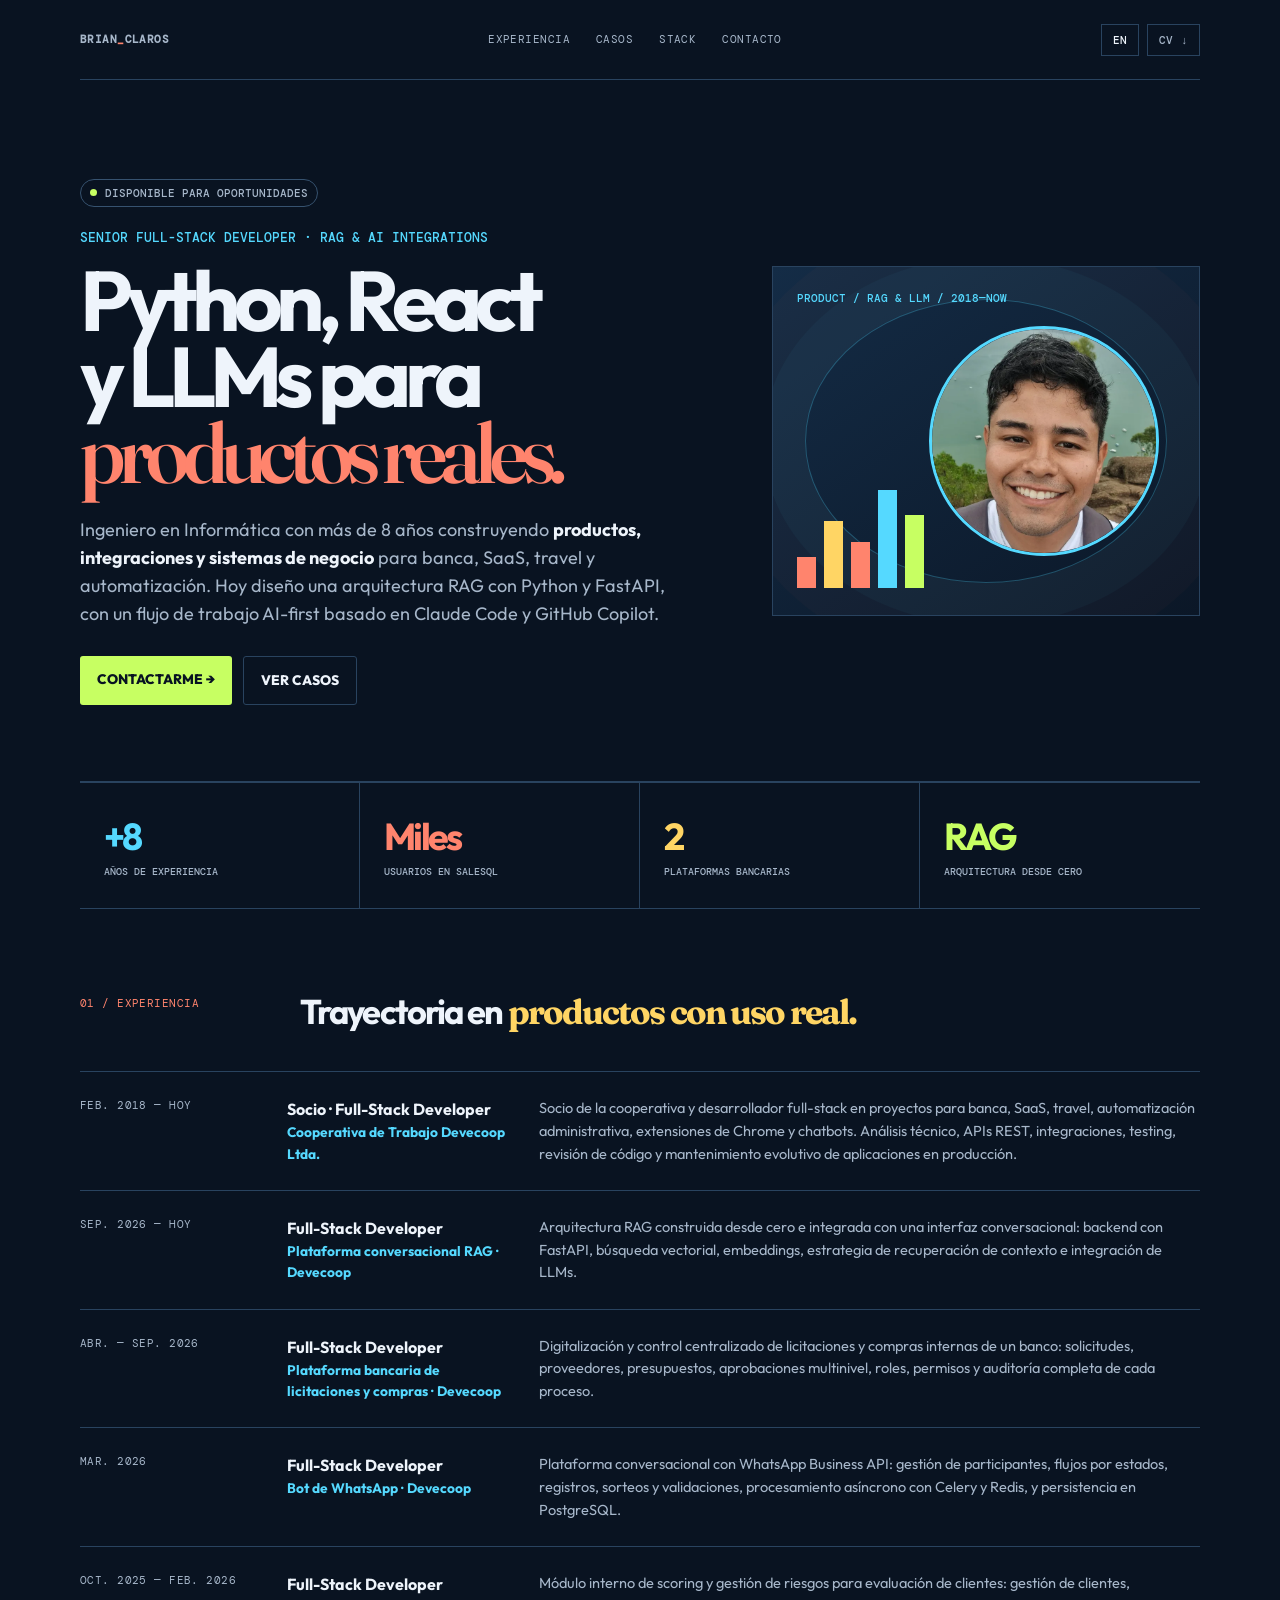
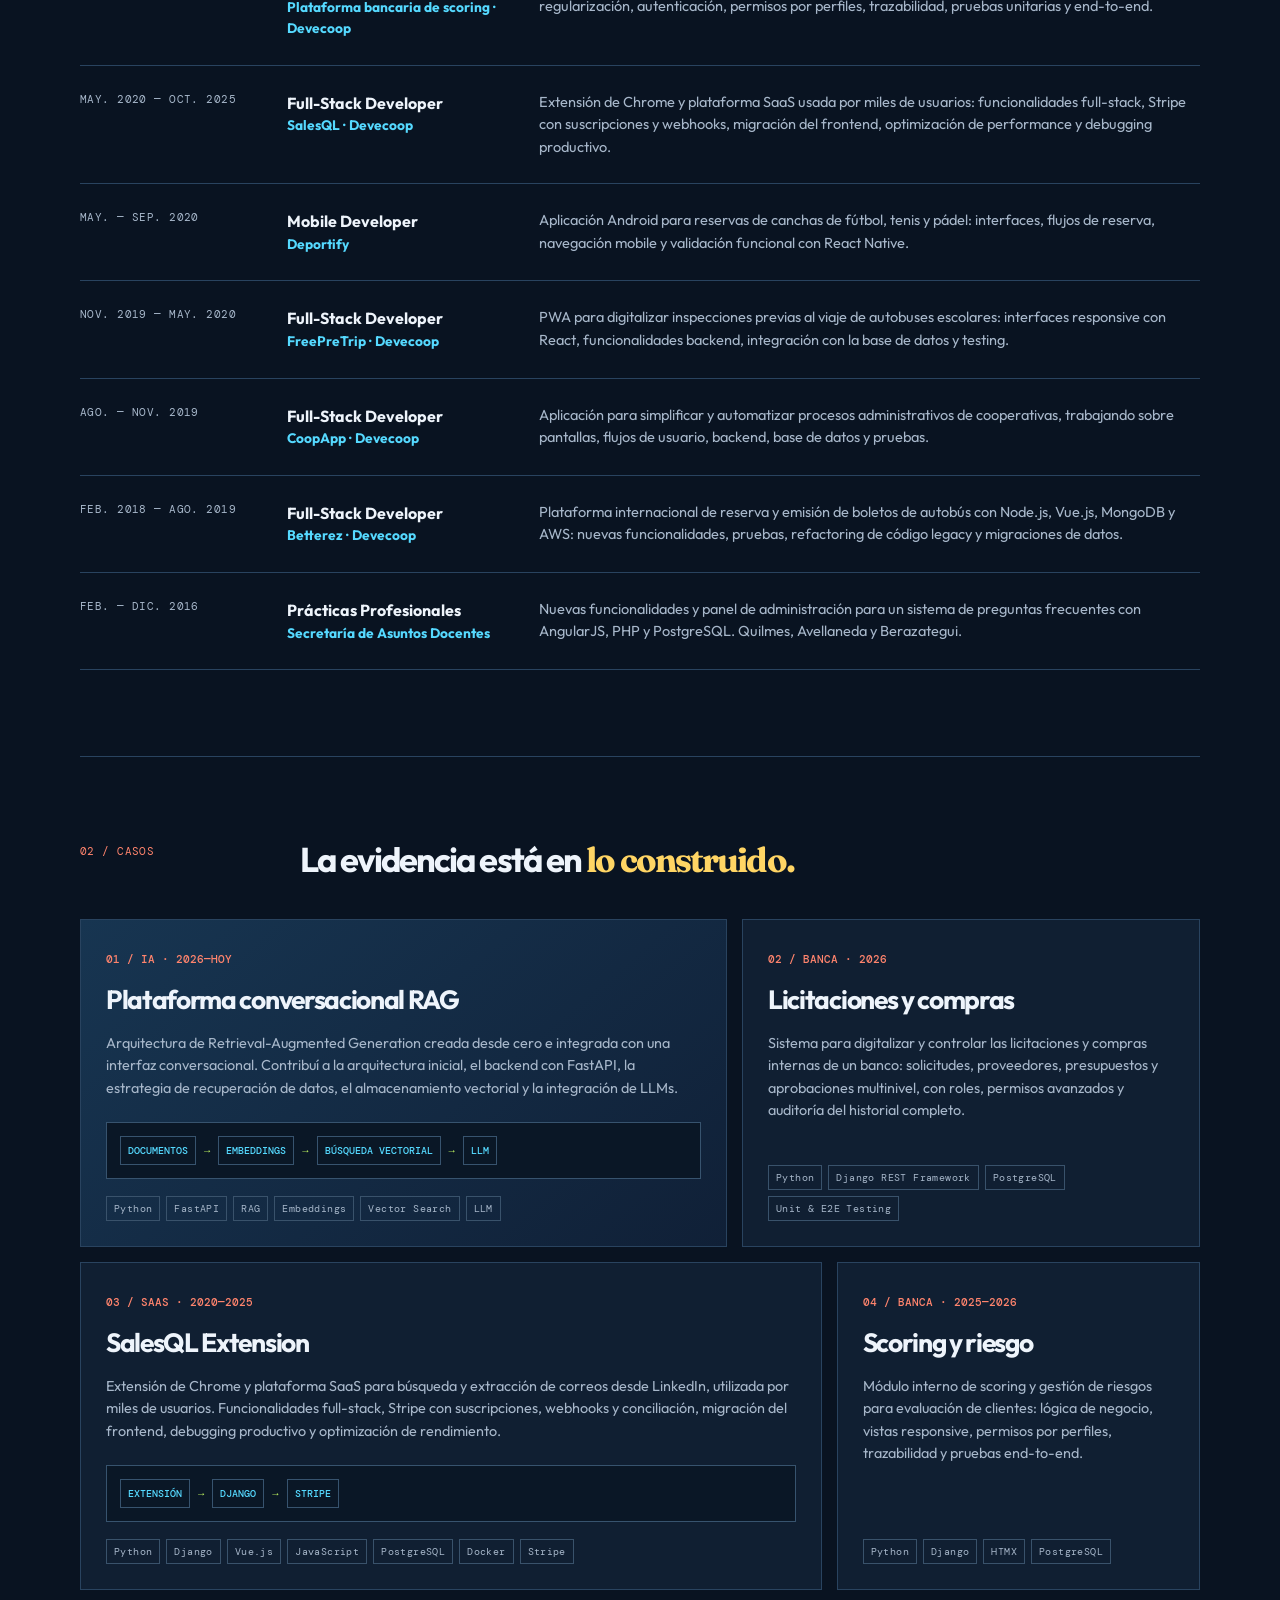
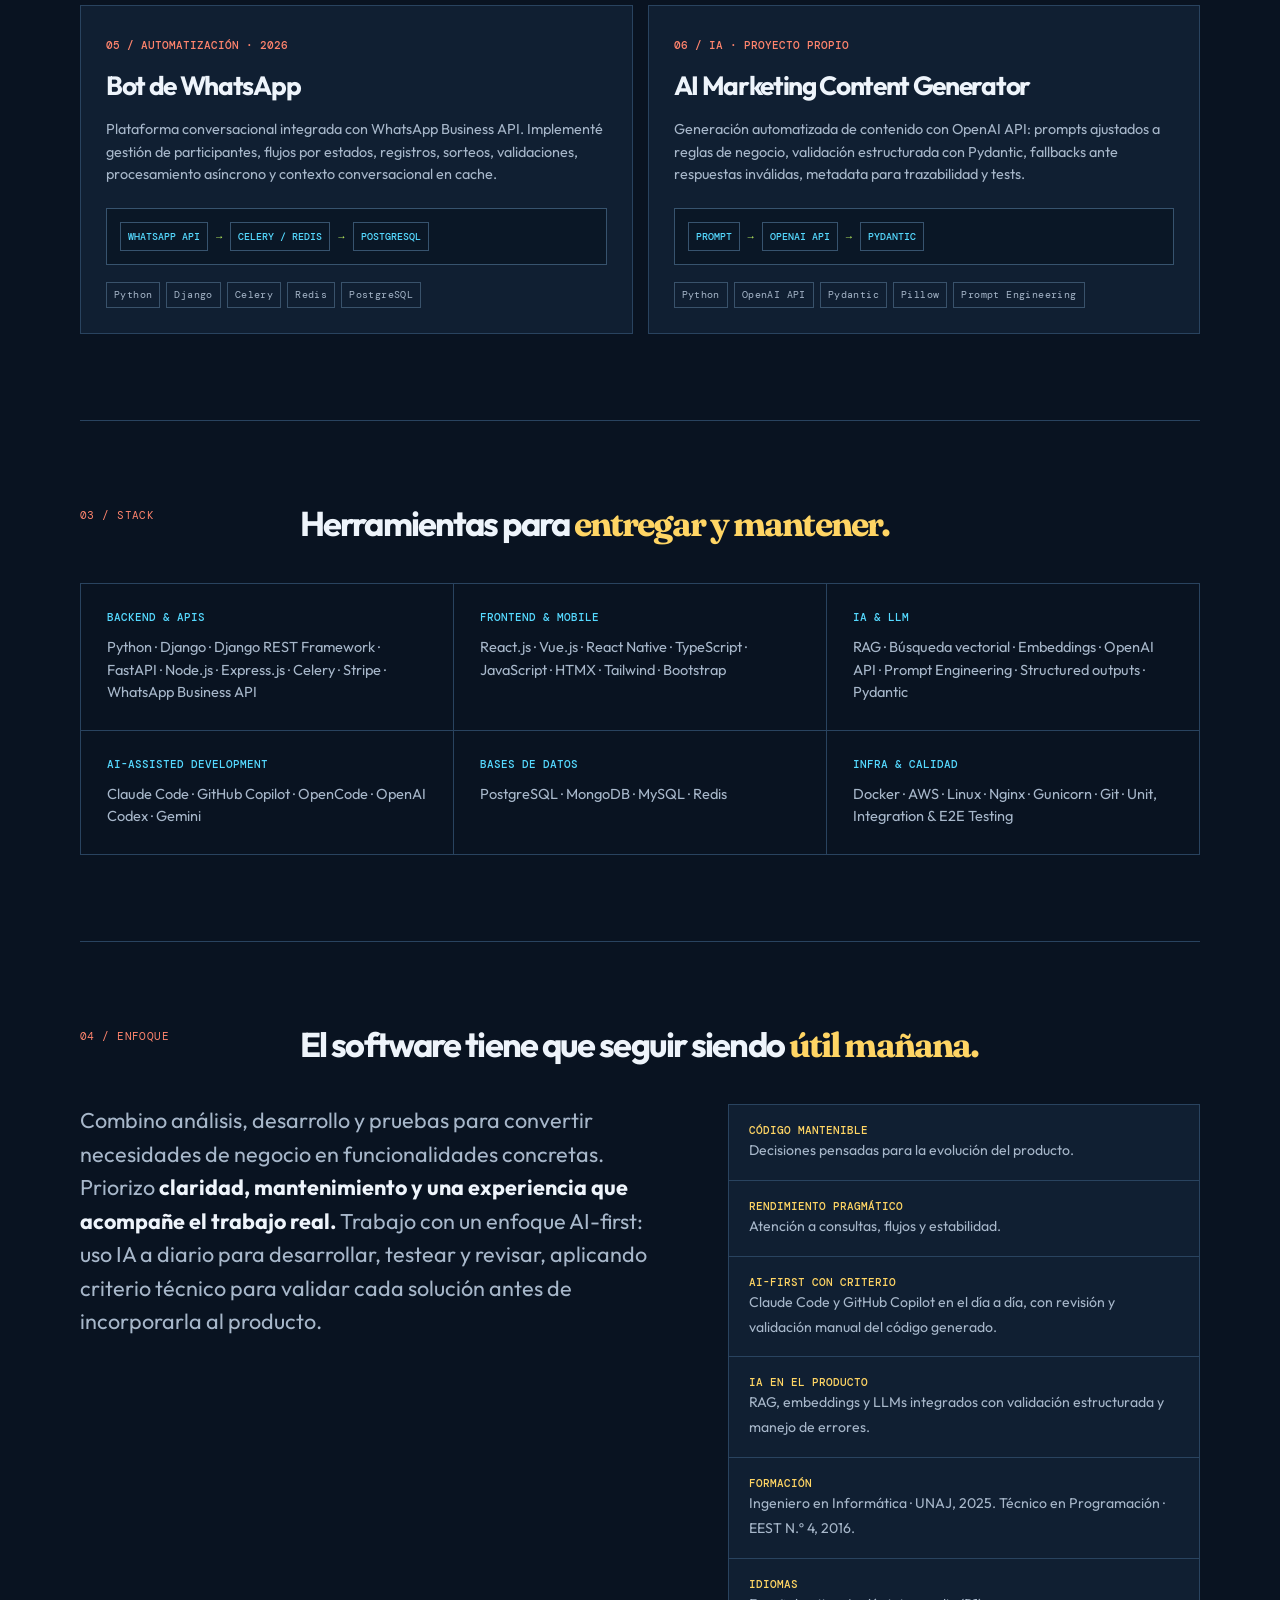
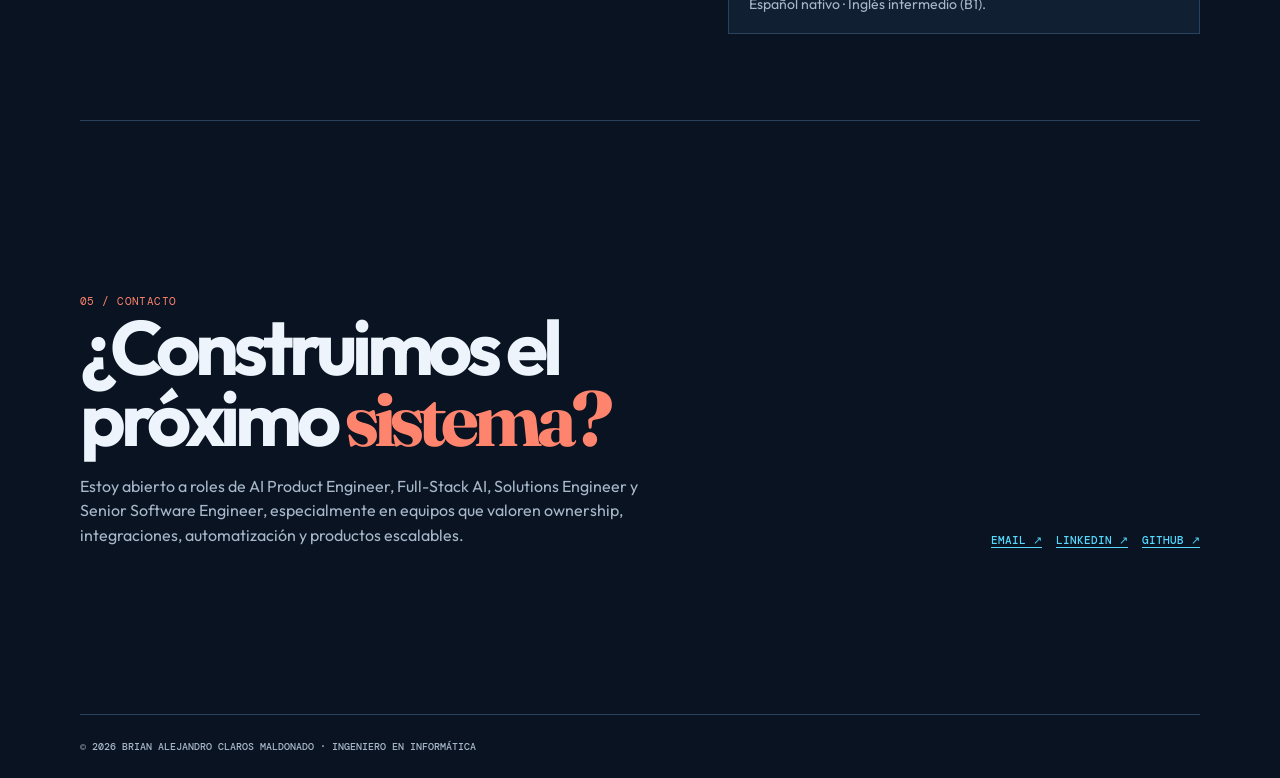
<file: index.html>
<!doctype html>
<html lang="es">

<head>
  <meta charset="utf-8">
  <meta name="viewport" content="width=device-width,initial-scale=1">
  <meta name="description"
    content="Brian Claros — Ingeniero en Informática y Senior Full Stack Developer: React.js, Vue.js, Python, Django, FastAPI, RAG e integraciones con LLMs.">
  <meta property="og:type" content="website">
  <meta property="og:url" content="https://brianclaros.github.io/portfolio/">
  <meta property="og:title" content="Brian Claros | Senior Full Stack Developer · AI">
  <meta property="og:description"
    content="Más de 8 años construyendo productos para banca, SaaS y travel. Hoy: arquitectura RAG con Python y FastAPI.">
  <meta property="og:image" content="https://brianclaros.github.io/portfolio/assets/img/brian-og.jpg">
  <meta property="og:image:width" content="600">
  <meta property="og:image:height" content="600">
  <meta property="og:image:alt" content="Foto de Brian Claros">
  <meta name="twitter:card" content="summary">
  <title>Brian Claros | Senior Full Stack Developer · AI</title>
  <link rel="icon" href="assets/favicon.svg" type="image/svg+xml">
  <link rel="preconnect" href="https://fonts.googleapis.com">
  <link rel="preconnect" href="https://fonts.gstatic.com" crossorigin>
  <link
    href="https://fonts.googleapis.com/css2?family=DM+Mono:wght@400;500&family=Fraunces:opsz,wght@9..144,600;9..144,700&family=Outfit:wght@400;500;600;700;800&display=swap"
    rel="stylesheet">
  <style>
    :root {
      --bg: #091321;
      --surface: #101f32;
      --surface-2: #162a43;
      --text: #eef4fb;
      --muted: #a7b7ca;
      --line: #29435f;
      --blue: #55d9ff;
      --coral: #ff846d;
      --yellow: #ffd564;
      --mint: #c7ff62
    }

    * {
      box-sizing: border-box
    }

    html {
      scroll-behavior: smooth
    }

    body {
      margin: 0;
      overflow-x: hidden;
      background: var(--bg);
      color: var(--text);
      font-family: Outfit, sans-serif;
      line-height: 1.55
    }

    a {
      color: inherit;
      text-decoration: none
    }

    .wrap {
      width: min(1120px, calc(100% - 48px));
      margin: auto
    }

    .mono,
    .nav a,
    .eyebrow,
    .tag,
    .period {
      font-family: "DM Mono", monospace;
      letter-spacing: .04em
    }

    .nav {
      height: 80px;
      display: flex;
      align-items: center;
      justify-content: space-between;
      border-bottom: 1px solid var(--line)
    }

    .brand {
      font-weight: 800;
      font-size: .95rem
    }

    .brand i {
      color: var(--coral);
      font-style: normal
    }

    .nav-links {
      display: flex;
      gap: 26px
    }

    .nav a {
      color: var(--muted);
      font-size: .68rem
    }

    .nav a:hover {
      color: var(--blue)
    }

    .nav-cv,
    .lang-toggle {
      padding: 8px 11px;
      border: 1px solid var(--line);
      background: transparent;
      color: var(--text);
      font: 500 .67rem "DM Mono", monospace
    }

    .lang-toggle {
      cursor: pointer
    }

    .nav-actions {
      display: flex;
      gap: 8px
    }

    .hero {
      display: grid;
      grid-template-columns: 1.2fr .8fr;
      gap: 50px;
      align-items: center;
      padding: 98px 0 76px
    }

    .available {
      display: inline-flex;
      gap: 8px;
      align-items: center;
      margin-bottom: 22px;
      padding: 6px 9px;
      border: 1px solid #36526f;
      border-radius: 99px;
      color: var(--muted);
      font: 500 .67rem "DM Mono", monospace
    }

    .available i {
      width: 7px;
      height: 7px;
      border-radius: 50%;
      background: var(--mint)
    }

    h1,
    h2,
    h3,
    p {
      margin: 0
    }

    .role-label {
      color: var(--blue);
      font: 500 .83rem "DM Mono", monospace
    }

    .hero h1 {
      max-width: 700px;
      margin-top: 16px;
      font-size: clamp(3.5rem, 6.6vw, 6.5rem);
      line-height: .9;
      letter-spacing: -.075em
    }

    .hero h1 em {
      font-family: Fraunces, serif;
      font-style: normal;
      color: var(--coral);
      font-weight: 600
    }

    .hero-copy {
      max-width: 610px;
      margin-top: 25px;
      color: var(--muted);
      font-size: 1.13rem
    }

    .hero-copy strong {
      color: var(--text)
    }

    .actions {
      display: flex;
      gap: 11px;
      flex-wrap: wrap;
      margin-top: 28px
    }

    .button {
      padding: 13px 17px;
      background: var(--mint);
      color: #081322;
      border-radius: 3px;
      font-weight: 800;
      font-size: .86rem
    }

    .button.alt {
      background: transparent;
      border: 1px solid var(--line);
      color: var(--text)
    }

    .signal {
      position: relative;
      min-height: 350px;
      padding: 24px;
      border: 1px solid var(--line);
      background: linear-gradient(145deg, #142c46, #0b1727);
      overflow: hidden
    }

    .signal:before {
      content: "";
      position: absolute;
      inset: 32px;
      border: 1px solid rgba(85, 217, 255, .28);
      border-radius: 50%;
      box-shadow: 0 0 0 42px rgba(85, 217, 255, .035), 0 0 0 84px rgba(255, 132, 109, .025)
    }

    .signal-title {
      position: relative;
      z-index: 1;
      color: var(--blue);
      font: 500 .68rem "DM Mono", monospace
    }

    .signal-photo {
      position: absolute;
      z-index: 1;
      top: 50%;
      right: 40px;
      width: 230px;
      height: 230px;
      transform: translateY(-50%);
      border: 3px solid var(--blue);
      border-radius: 50%;
      object-fit: cover
    }

    .signal-bars {
      position: absolute;
      z-index: 2;
      left: 24px;
      bottom: 27px;
      display: flex;
      align-items: end;
      gap: 8px;
      height: 105px
    }

    .signal-bars i {
      width: 19px;
      background: var(--coral)
    }

    .signal-bars i:nth-child(1) {
      height: 30%
    }

    .signal-bars i:nth-child(2) {
      height: 64%;
      background: var(--yellow)
    }

    .signal-bars i:nth-child(3) {
      height: 44%
    }

    .signal-bars i:nth-child(4) {
      height: 94%;
      background: var(--blue)
    }

    .signal-bars i:nth-child(5) {
      height: 70%;
      background: var(--mint)
    }

    .metrics {
      display: grid;
      grid-template-columns: repeat(4, minmax(0, 1fr));
      border-top: 1px solid var(--line);
      border-bottom: 1px solid var(--line)
    }

    .metric {
      min-width: 0;
      min-height: 125px;
      padding: 24px;
      border-right: 1px solid var(--line)
    }

    .metric:last-child {
      border: 0
    }

    .metric b {
      display: block;
      font-size: 2.35rem;
      letter-spacing: -.07em
    }

    .metric:nth-child(1) b {
      color: var(--blue)
    }

    .metric:nth-child(2) b {
      color: var(--coral)
    }

    .metric:nth-child(3) b {
      color: var(--yellow)
    }

    .metric:nth-child(4) b {
      color: var(--mint)
    }

    .metric span {
      display: block;
      overflow-wrap: anywhere;
      color: var(--muted);
      font: 500 .65rem "DM Mono", monospace
    }

    section {
      padding: 86px 0;
      border-bottom: 1px solid var(--line)
    }

    .section-head {
      display: grid;
      grid-template-columns: 190px minmax(0, 1fr);
      gap: 30px;
      margin-bottom: 42px
    }

    .eyebrow {
      color: var(--coral);
      font-size: .68rem
    }

    .section-head h2 {
      font-size: 2.15rem;
      line-height: 1;
      letter-spacing: -.055em
    }

    .section-head h2 em {
      font-family: Fraunces, serif;
      color: var(--yellow);
      font-style: normal
    }

    .timeline {
      border-top: 1px solid var(--line)
    }

    .job {
      display: grid;
      grid-template-columns: 180px 225px minmax(0, 1fr);
      gap: 27px;
      padding: 25px 0;
      border-bottom: 1px solid var(--line)
    }

    .period {
      color: var(--muted);
      font-size: .67rem
    }

    .job h3 {
      font-size: 1rem
    }

    .job b {
      display: block;
      color: var(--blue);
      font-size: .86rem
    }

    .job p {
      color: var(--muted);
      font-size: .91rem
    }

    .cases {
      display: grid;
      grid-template-columns: repeat(12, minmax(0, 1fr));
      gap: 15px
    }

    .case {
      padding: 25px;
      min-height: 310px;
      border: 1px solid var(--line);
      background: var(--surface);
      display: flex;
      flex-direction: column;
      justify-content: space-between
    }

    .case.main {
      grid-column: span 7;
      background: linear-gradient(140deg, #173551, #102037)
    }

    .case.side {
      grid-column: span 5
    }

    .case.wide {
      grid-column: span 8
    }

    .case.narrow {
      grid-column: span 4
    }

    .case.half {
      grid-column: span 6
    }

    .case-num {
      color: var(--coral);
      font: 500 .67rem "DM Mono", monospace
    }

    .case h3 {
      margin-top: 10px;
      font-size: 1.65rem;
      letter-spacing: -.05em
    }

    .case p {
      margin-top: 11px;
      color: var(--muted);
      font-size: .9rem
    }

    .case-diagram {
      display: flex;
      flex-wrap: wrap;
      align-items: center;
      gap: 8px;
      margin-top: 23px;
      padding: 13px;
      border: 1px solid #37536e;
      background: #0a1726;
      color: var(--blue);
      font: 500 .65rem "DM Mono", monospace
    }

    .case-diagram span {
      padding: 7px;
      border: 1px solid #37536e
    }

    .case-diagram b {
      color: var(--mint)
    }

    .tags {
      display: flex;
      flex-wrap: wrap;
      gap: 6px;
      margin-top: 17px
    }

    .tag {
      padding: 4px 7px;
      border: 1px solid #39526b;
      color: var(--muted);
      font-size: .62rem
    }

    .stack {
      display: grid;
      grid-template-columns: repeat(3, minmax(0, 1fr));
      gap: 1px;
      background: var(--line);
      border: 1px solid var(--line)
    }

    .stack article {
      padding: 26px;
      background: var(--bg)
    }

    .stack h3 {
      font: 500 .68rem "DM Mono", monospace;
      color: var(--blue)
    }

    .stack p {
      margin-top: 12px;
      color: var(--muted);
      font-size: .91rem
    }

    .about {
      display: grid;
      grid-template-columns: minmax(0, 1.1fr) minmax(0, .9fr);
      gap: 70px
    }

    .about>p {
      font-size: 1.35rem;
      color: var(--muted)
    }

    .about strong {
      color: var(--text)
    }

    .principles {
      display: grid;
      gap: 1px;
      background: var(--line);
      border: 1px solid var(--line)
    }

    .principles article {
      padding: 18px 20px;
      background: var(--surface)
    }

    .principles b {
      display: block;
      color: var(--yellow);
      font: 500 .68rem "DM Mono", monospace
    }

    .principles span {
      color: var(--muted);
      font-size: .88rem
    }

    .contact {
      display: grid;
      grid-template-columns: minmax(0, 1fr) auto;
      gap: 30px;
      align-items: end;
      padding: 80px 0
    }

    .contact h2 {
      max-width: 700px;
      font-size: clamp(2.8rem, 6vw, 5.2rem);
      line-height: .92;
      letter-spacing: -.07em
    }

    .contact h2 em {
      font-family: Fraunces, serif;
      color: var(--coral);
      font-style: normal
    }

    .contact p {
      max-width: 570px;
      margin-top: 19px;
      color: var(--muted)
    }

    .contact-links {
      display: flex;
      gap: 14px;
      flex-wrap: wrap
    }

    .contact-links a {
      color: var(--blue);
      border-bottom: 1px solid var(--blue);
      font: 500 .68rem "DM Mono", monospace
    }

    .footer {
      padding: 25px 0;
      color: var(--muted);
      font: 500 .64rem "DM Mono", monospace
    }

    @media(max-width:760px) {
      .wrap {
        width: min(100% - 32px, 1120px)
      }

      .nav {
        height: 70px
      }

      .nav-links a:nth-child(1),
      .nav-links a:nth-child(3) {
        display: none
      }

      .hero {
        grid-template-columns: minmax(0, 1fr);
        padding: 64px 0
      }

      .hero>div,
      .section-head>*,
      .job>*,
      .case,
      .metric {
        min-width: 0
      }

      .role-label {
        white-space: normal;
        font-size: .72rem
      }

      .hero h1 {
        font-size: 2.6rem
      }

      .hero-copy {
        font-size: 1rem
      }

      .signal {
        min-height: 215px
      }

      .signal-photo {
        right: 24px;
        width: 150px;
        height: 150px
      }

      .metrics {
        grid-template-columns: repeat(2, minmax(0, 1fr))
      }

      .metric:nth-child(2) {
        border-right: 0
      }

      .metric {
        min-height: 105px;
        padding: 18px
      }

      .section-head {
        grid-template-columns: minmax(0, 1fr);
        gap: 12px;
        margin-bottom: 28px
      }

      .section-head h2 {
        font-size: 1.85rem
      }

      .job {
        grid-template-columns: minmax(0, 1fr);
        gap: 9px
      }

      .cases {
        display: block
      }

      .case {
        margin-bottom: 15px;
        min-height: 265px
      }

      .stack,
      .about,
      .contact {
        grid-template-columns: minmax(0, 1fr)
      }

      .stack {
        gap: 1px
      }

      .contact {
        align-items: start
      }

      .contact-links {
        margin-top: 6px
      }

      .nav-cv {
        display: none
      }
    }
  </style>
</head>

<body>
  <header class="wrap nav"><a class="brand" href="#top">BRIAN<i>_</i>CLAROS</a>
    <nav class="nav-links"><a href="#experience">EXPERIENCIA</a><a href="#cases">CASOS</a><a href="#stack">STACK</a><a
        href="#contact">CONTACTO</a></nav>
    <div class="nav-actions"><button class="lang-toggle" type="button" data-lang-toggle
        aria-label="Cambiar idioma">EN</button><a class="nav-cv" href="CV_Brian.pdf" download>CV ↓</a></div>
  </header>
  <main id="top" class="wrap">
    <section class="hero">
      <div><span class="available"><i></i> DISPONIBLE PARA OPORTUNIDADES</span>
        <p class="role-label">SENIOR FULL-STACK DEVELOPER · RAG &amp; AI INTEGRATIONS</p>
        <h1>Python, React<br>y LLMs para<br><em>productos reales.</em></h1>
        <p class="hero-copy">Ingeniero en Informática con más de 8 años construyendo <strong>productos, integraciones y
            sistemas de negocio</strong> para banca, SaaS, travel y automatización. Hoy diseño una arquitectura RAG con
          Python y FastAPI, con un flujo de trabajo AI-first basado en Claude Code y GitHub Copilot.</p>
        <div class="actions"><a class="button" href="mailto:brianclarosmaldonado@gmail.com">CONTACTARME →</a><a
            class="button alt" href="#cases">VER CASOS</a></div>
      </div>
      <aside class="signal">
        <p class="signal-title">PRODUCT / RAG &amp; LLM / 2018—NOW</p>
        <img class="signal-photo" src="assets/img/brian.webp" width="640" height="640"
          alt="Foto de Brian Claros" fetchpriority="high">
        <div class="signal-bars" aria-hidden="true"><i></i><i></i><i></i><i></i><i></i></div>
      </aside>
    </section>
    <div class="metrics">
      <div class="metric"><b>+8</b><span>AÑOS DE EXPERIENCIA</span></div>
      <div class="metric"><b>Miles</b><span>USUARIOS EN SALESQL</span></div>
      <div class="metric"><b>2</b><span>PLATAFORMAS BANCARIAS</span></div>
      <div class="metric"><b>RAG</b><span>ARQUITECTURA DESDE CERO</span></div>
    </div>
    <section id="experience">
      <div class="section-head"><span class="eyebrow">01 / EXPERIENCIA</span>
        <h2>Trayectoria en <em>productos con uso real.</em></h2>
      </div>
      <div class="timeline">
        <article class="job"><time class="period">FEB. 2018 — HOY</time>
          <div>
            <h3>Socio · Full-Stack Developer</h3><b>Cooperativa de Trabajo Devecoop Ltda.</b>
          </div>
          <p>Socio de la cooperativa y desarrollador full-stack en proyectos para banca, SaaS, travel, automatización
            administrativa, extensiones de Chrome y chatbots. Análisis técnico, APIs REST, integraciones, testing,
            revisión de código y mantenimiento evolutivo de aplicaciones en producción.</p>
        </article>
        <article class="job"><time class="period">SEP. 2026 — HOY</time>
          <div>
            <h3>Full-Stack Developer</h3><b>Plataforma conversacional RAG · Devecoop</b>
          </div>
          <p>Arquitectura RAG construida desde cero e integrada con una interfaz conversacional: backend con FastAPI,
            búsqueda vectorial, embeddings, estrategia de recuperación de contexto e integración de LLMs.</p>
        </article>
        <article class="job"><time class="period">ABR. — SEP. 2026</time>
          <div>
            <h3>Full-Stack Developer</h3><b>Plataforma bancaria de licitaciones y compras · Devecoop</b>
          </div>
          <p>Digitalización y control centralizado de licitaciones y compras internas de un banco: solicitudes,
            proveedores, presupuestos, aprobaciones multinivel, roles, permisos y auditoría completa de cada proceso.</p>
        </article>
        <article class="job"><time class="period">MAR. 2026</time>
          <div>
            <h3>Full-Stack Developer</h3><b>Bot de WhatsApp · Devecoop</b>
          </div>
          <p>Plataforma conversacional con WhatsApp Business API: gestión de participantes, flujos por estados,
            registros, sorteos y validaciones, procesamiento asíncrono con Celery y Redis, y persistencia en PostgreSQL.
          </p>
        </article>
        <article class="job"><time class="period">OCT. 2025 — FEB. 2026</time>
          <div>
            <h3>Full-Stack Developer</h3><b>Plataforma bancaria de scoring · Devecoop</b>
          </div>
          <p>Módulo interno de scoring y gestión de riesgos para evaluación de clientes: gestión de clientes,
            regularización, autenticación, permisos por perfiles, trazabilidad, pruebas unitarias y end-to-end.</p>
        </article>
        <article class="job"><time class="period">MAY. 2020 — OCT. 2025</time>
          <div>
            <h3>Full-Stack Developer</h3><b>SalesQL · Devecoop</b>
          </div>
          <p>Extensión de Chrome y plataforma SaaS usada por miles de usuarios: funcionalidades full-stack, Stripe con
            suscripciones y webhooks, migración del frontend, optimización de performance y debugging productivo.</p>
        </article>
        <article class="job"><time class="period">MAY. — SEP. 2020</time>
          <div>
            <h3>Mobile Developer</h3><b>Deportify</b>
          </div>
          <p>Aplicación Android para reservas de canchas de fútbol, tenis y pádel: interfaces, flujos de reserva,
            navegación mobile y validación funcional con React Native.</p>
        </article>
        <article class="job"><time class="period">NOV. 2019 — MAY. 2020</time>
          <div>
            <h3>Full-Stack Developer</h3><b>FreePreTrip · Devecoop</b>
          </div>
          <p>PWA para digitalizar inspecciones previas al viaje de autobuses escolares: interfaces responsive con React,
            funcionalidades backend, integración con la base de datos y testing.</p>
        </article>
        <article class="job"><time class="period">AGO. — NOV. 2019</time>
          <div>
            <h3>Full-Stack Developer</h3><b>CoopApp · Devecoop</b>
          </div>
          <p>Aplicación para simplificar y automatizar procesos administrativos de cooperativas, trabajando sobre
            pantallas, flujos de usuario, backend, base de datos y pruebas.</p>
        </article>
        <article class="job"><time class="period">FEB. 2018 — AGO. 2019</time>
          <div>
            <h3>Full-Stack Developer</h3><b>Betterez · Devecoop</b>
          </div>
          <p>Plataforma internacional de reserva y emisión de boletos de autobús con Node.js, Vue.js, MongoDB y AWS:
            nuevas funcionalidades, pruebas, refactoring de código legacy y migraciones de datos.</p>
        </article>
        <article class="job"><time class="period">FEB. — DIC. 2016</time>
          <div>
            <h3>Prácticas Profesionales</h3><b>Secretaría de Asuntos Docentes</b>
          </div>
          <p>Nuevas funcionalidades y panel de administración para un sistema de preguntas frecuentes con AngularJS,
            PHP y PostgreSQL. Quilmes, Avellaneda y Berazategui.</p>
        </article>
      </div>
    </section>
    <section id="cases">
      <div class="section-head"><span class="eyebrow">02 / CASOS</span>
        <h2>La evidencia está en <em>lo construido.</em></h2>
      </div>
      <div class="cases">
        <article class="case main">
          <div><span class="case-num">01 / IA · 2026—HOY</span>
            <h3>Plataforma conversacional RAG</h3>
            <p>Arquitectura de Retrieval-Augmented Generation creada desde cero e integrada con una interfaz
              conversacional. Contribuí a la arquitectura inicial, el backend con FastAPI, la estrategia de recuperación
              de datos, el almacenamiento vectorial y la integración de LLMs.</p>
            <div class="case-diagram"><span>DOCUMENTOS</span><b>→</b><span>EMBEDDINGS</span><b>→</b><span>BÚSQUEDA
                VECTORIAL</span><b>→</b><span>LLM</span></div>
          </div>
          <div class="tags"><span class="tag">Python</span><span class="tag">FastAPI</span><span
              class="tag">RAG</span><span class="tag">Embeddings</span><span class="tag">Vector Search</span><span
              class="tag">LLM</span></div>
        </article>
        <article class="case side">
          <div><span class="case-num">02 / BANCA · 2026</span>
            <h3>Licitaciones y compras</h3>
            <p>Sistema para digitalizar y controlar las licitaciones y compras internas de un banco: solicitudes,
              proveedores, presupuestos y aprobaciones multinivel, con roles, permisos avanzados y auditoría del
              historial completo.</p>
          </div>
          <div class="tags"><span class="tag">Python</span><span class="tag">Django REST Framework</span><span
              class="tag">PostgreSQL</span><span class="tag">Unit &amp; E2E Testing</span></div>
        </article>
        <article class="case wide">
          <div><span class="case-num">03 / SAAS · 2020—2025</span>
            <h3>SalesQL Extension</h3>
            <p>Extensión de Chrome y plataforma SaaS para búsqueda y extracción de correos desde LinkedIn, utilizada
              por miles de usuarios. Funcionalidades full-stack, Stripe con suscripciones, webhooks y conciliación,
              migración del frontend, debugging productivo y optimización de rendimiento.</p>
            <div class="case-diagram"><span>EXTENSIÓN</span><b>→</b><span>DJANGO</span><b>→</b><span>STRIPE</span></div>
          </div>
          <div class="tags"><span class="tag">Python</span><span class="tag">Django</span><span
              class="tag">Vue.js</span><span class="tag">JavaScript</span><span class="tag">PostgreSQL</span><span
              class="tag">Docker</span><span class="tag">Stripe</span></div>
        </article>
        <article class="case narrow">
          <div><span class="case-num">04 / BANCA · 2025—2026</span>
            <h3>Scoring y riesgo</h3>
            <p>Módulo interno de scoring y gestión de riesgos para evaluación de clientes: lógica de negocio, vistas
              responsive, permisos por perfiles, trazabilidad y pruebas end-to-end.</p>
          </div>
          <div class="tags"><span class="tag">Python</span><span class="tag">Django</span><span
              class="tag">HTMX</span><span class="tag">PostgreSQL</span></div>
        </article>
        <article class="case half">
          <div><span class="case-num">05 / AUTOMATIZACIÓN · 2026</span>
            <h3>Bot de WhatsApp</h3>
            <p>Plataforma conversacional integrada con WhatsApp Business API. Implementé gestión de participantes,
              flujos por estados, registros, sorteos, validaciones, procesamiento asíncrono y contexto conversacional en
              cache.</p>
            <div class="case-diagram"><span>WHATSAPP API</span><b>→</b><span>CELERY /
                REDIS</span><b>→</b><span>POSTGRESQL</span></div>
          </div>
          <div class="tags"><span class="tag">Python</span><span class="tag">Django</span><span
              class="tag">Celery</span><span class="tag">Redis</span><span class="tag">PostgreSQL</span></div>
        </article>
        <article class="case half">
          <div><span class="case-num">06 / IA · PROYECTO PROPIO</span>
            <h3>AI Marketing Content Generator</h3>
            <p>Generación automatizada de contenido con OpenAI API: prompts ajustados a reglas de negocio, validación
              estructurada con Pydantic, fallbacks ante respuestas inválidas, metadata para trazabilidad y tests.</p>
            <div class="case-diagram"><span>PROMPT</span><b>→</b><span>OPENAI API</span><b>→</b><span>PYDANTIC</span>
            </div>
          </div>
          <div class="tags"><span class="tag">Python</span><span class="tag">OpenAI API</span><span
              class="tag">Pydantic</span><span class="tag">Pillow</span><span class="tag">Prompt Engineering</span>
          </div>
        </article>
      </div>
    </section>
    <section id="stack">
      <div class="section-head"><span class="eyebrow">03 / STACK</span>
        <h2>Herramientas para <em>entregar y mantener.</em></h2>
      </div>
      <div class="stack">
        <article>
          <h3>BACKEND &amp; APIS</h3>
          <p>Python · Django · Django REST Framework · FastAPI · Node.js · Express.js · Celery · Stripe · WhatsApp
            Business API</p>
        </article>
        <article>
          <h3>FRONTEND &amp; MOBILE</h3>
          <p>React.js · Vue.js · React Native · TypeScript · JavaScript · HTMX · Tailwind · Bootstrap</p>
        </article>
        <article>
          <h3>IA &amp; LLM</h3>
          <p>RAG · Búsqueda vectorial · Embeddings · OpenAI API · Prompt Engineering · Structured outputs · Pydantic</p>
        </article>
        <article>
          <h3>AI-ASSISTED DEVELOPMENT</h3>
          <p>Claude Code · GitHub Copilot · OpenCode · OpenAI Codex · Gemini</p>
        </article>
        <article>
          <h3>BASES DE DATOS</h3>
          <p>PostgreSQL · MongoDB · MySQL · Redis</p>
        </article>
        <article>
          <h3>INFRA &amp; CALIDAD</h3>
          <p>Docker · AWS · Linux · Nginx · Gunicorn · Git · Unit, Integration &amp; E2E Testing</p>
        </article>
      </div>
    </section>
    <section>
      <div class="section-head"><span class="eyebrow">04 / ENFOQUE</span>
        <h2>El software tiene que seguir siendo <em>útil mañana.</em></h2>
      </div>
      <div class="about">
        <p>Combino análisis, desarrollo y pruebas para convertir necesidades de negocio en funcionalidades concretas.
          Priorizo <strong>claridad, mantenimiento y una experiencia que acompañe el trabajo real.</strong> Trabajo con
          un enfoque AI-first: uso IA a diario para desarrollar, testear y revisar, aplicando criterio técnico para
          validar cada solución antes de incorporarla al producto.</p>
        <div class="principles">
          <article><b>CÓDIGO MANTENIBLE</b><span>Decisiones pensadas para la evolución del producto.</span></article>
          <article><b>RENDIMIENTO PRAGMÁTICO</b><span>Atención a consultas, flujos y estabilidad.</span></article>
          <article><b>AI-FIRST CON CRITERIO</b><span>Claude Code y GitHub Copilot en el día a día, con revisión y
              validación manual del código generado.</span></article>
          <article><b>IA EN EL PRODUCTO</b><span>RAG, embeddings y LLMs integrados con validación estructurada y manejo
              de errores.</span></article>
          <article><b>FORMACIÓN</b><span>Ingeniero en Informática · UNAJ, 2025. Técnico en Programación · EEST N.º 4,
              2016.</span></article>
          <article><b>IDIOMAS</b><span>Español nativo · Inglés intermedio (B1).</span></article>
        </div>
      </div>
    </section>
    <section id="contact">
      <div class="contact">
        <div><span class="eyebrow">05 / CONTACTO</span>
          <h2>¿Construimos el próximo <em>sistema?</em></h2>
          <p>Estoy abierto a roles de AI Product Engineer, Full-Stack AI, Solutions Engineer y Senior Software Engineer,
            especialmente en equipos que valoren ownership, integraciones, automatización y productos escalables.</p>
        </div>
        <div class="contact-links"><a href="mailto:brianclarosmaldonado@gmail.com">EMAIL ↗</a><a target="_blank"
            rel="noopener noreferrer" href="https://www.linkedin.com/in/brian-alejandro-claros-maldonado/">LINKEDIN
            ↗</a><a target="_blank" rel="noopener noreferrer" href="https://github.com/BrianClaros">GITHUB ↗</a></div>
      </div>
    </section>
  </main>
  <footer class="wrap footer">© 2026 BRIAN ALEJANDRO CLAROS MALDONADO · INGENIERO EN INFORMÁTICA</footer>
  <script>
    (() => {
      const translations = {
        'EXPERIENCIA': 'EXPERIENCE', 'CASOS': 'CASES', 'CONTACTO': 'CONTACT',
        'DISPONIBLE PARA OPORTUNIDADES': 'AVAILABLE FOR OPPORTUNITIES',
        'y LLMs para': 'and LLMs for',
        'productos reales.': 'real products.',
        'Ingeniero en Informática con más de 8 años construyendo': 'Computer Engineer with 8+ years building',
        'productos, integraciones y sistemas de negocio': 'products, integrations, and business systems',
        'para banca, SaaS, travel y automatización. Hoy diseño una arquitectura RAG con Python y FastAPI, con un flujo de trabajo AI-first basado en Claude Code y GitHub Copilot.': 'for banking, SaaS, travel, and automation. Today I am designing a RAG architecture with Python and FastAPI, using an AI-first workflow built on Claude Code and GitHub Copilot.',
        'CONTACTARME →': 'CONTACT ME →', 'VER CASOS': 'VIEW CASES',
        'AÑOS DE EXPERIENCIA': 'YEARS OF EXPERIENCE', 'Miles': 'Thousands', 'USUARIOS EN SALESQL': 'SALESQL USERS', 'PLATAFORMAS BANCARIAS': 'BANKING PLATFORMS', 'ARQUITECTURA DESDE CERO': 'ARCHITECTURE BUILT FROM SCRATCH',
        '01 / EXPERIENCIA': '01 / EXPERIENCE', 'Trayectoria en': 'Experience across', 'productos con uso real.': 'products with real users.',
        'FEB. 2018 — HOY': 'FEB 2018 — NOW', 'Socio · Full-Stack Developer': 'Partner · Full-Stack Developer', 'Cooperativa de Trabajo Devecoop Ltda.': 'Devecoop (worker cooperative)',
        'Socio de la cooperativa y desarrollador full-stack en proyectos para banca, SaaS, travel, automatización administrativa, extensiones de Chrome y chatbots. Análisis técnico, APIs REST, integraciones, testing, revisión de código y mantenimiento evolutivo de aplicaciones en producción.': 'Cooperative partner and full-stack developer on projects for banking, SaaS, travel, administrative automation, Chrome extensions, and chatbots. Technical analysis, REST APIs, integrations, testing, code review, and ongoing maintenance of production applications.',
        'SEP. 2026 — HOY': 'SEP 2026 — NOW', 'Plataforma conversacional RAG · Devecoop': 'RAG conversational platform · Devecoop',
        'Arquitectura RAG construida desde cero e integrada con una interfaz conversacional: backend con FastAPI, búsqueda vectorial, embeddings, estrategia de recuperación de contexto e integración de LLMs.': 'RAG architecture built from scratch and integrated with a conversational interface: FastAPI backend, vector search, embeddings, context-retrieval strategy, and LLM integration.',
        'ABR. — SEP. 2026': 'APR — SEP 2026', 'Plataforma bancaria de licitaciones y compras · Devecoop': 'Banking procurement & tenders platform · Devecoop',
        'Digitalización y control centralizado de licitaciones y compras internas de un banco: solicitudes, proveedores, presupuestos, aprobaciones multinivel, roles, permisos y auditoría completa de cada proceso.': 'Digitization and centralized control of a bank\'s internal tenders and purchasing: requests, suppliers, budgets, multi-level approvals, roles, permissions, and a full audit trail for every process.',
        'MAR. 2026': 'MAR 2026', 'Bot de WhatsApp · Devecoop': 'WhatsApp Bot · Devecoop',
        'Plataforma conversacional con WhatsApp Business API: gestión de participantes, flujos por estados, registros, sorteos y validaciones, procesamiento asíncrono con Celery y Redis, y persistencia en PostgreSQL.': 'Conversational platform on the WhatsApp Business API: participant management, state-based flows, registrations, draws, and validations, asynchronous processing with Celery and Redis, and PostgreSQL persistence.',
        'OCT. 2025 — FEB. 2026': 'OCT 2025 — FEB 2026', 'Plataforma bancaria de scoring · Devecoop': 'Banking scoring platform · Devecoop',
        'Módulo interno de scoring y gestión de riesgos para evaluación de clientes: gestión de clientes, regularización, autenticación, permisos por perfiles, trazabilidad, pruebas unitarias y end-to-end.': 'Internal scoring and risk-management module for customer evaluation: customer management, regularization, authentication, role-based permissions, traceability, unit and end-to-end tests.',
        'MAY. 2020 — OCT. 2025': 'MAY 2020 — OCT 2025',
        'Extensión de Chrome y plataforma SaaS usada por miles de usuarios: funcionalidades full-stack, Stripe con suscripciones y webhooks, migración del frontend, optimización de performance y debugging productivo.': 'Chrome extension and SaaS platform used by thousands of users: full-stack features, Stripe subscriptions and webhooks, frontend migration, performance optimization, and production debugging.',
        'MAY. — SEP. 2020': 'MAY — SEP 2020',
        'Aplicación Android para reservas de canchas de fútbol, tenis y pádel: interfaces, flujos de reserva, navegación mobile y validación funcional con React Native.': 'Android app for football, tennis, and padel court bookings: interfaces, booking flows, mobile navigation, and functional validation with React Native.',
        'NOV. 2019 — MAY. 2020': 'NOV 2019 — MAY 2020',
        'PWA para digitalizar inspecciones previas al viaje de autobuses escolares: interfaces responsive con React, funcionalidades backend, integración con la base de datos y testing.': 'PWA to digitize school-bus pre-trip inspections: responsive React interfaces, backend features, database integration, and testing.',
        'AGO. — NOV. 2019': 'AUG — NOV 2019',
        'Aplicación para simplificar y automatizar procesos administrativos de cooperativas, trabajando sobre pantallas, flujos de usuario, backend, base de datos y pruebas.': 'Application to simplify and automate cooperative administrative processes, covering screens, user flows, backend, database, and testing.',
        'FEB. 2018 — AGO. 2019': 'FEB 2018 — AUG 2019',
        'Plataforma internacional de reserva y emisión de boletos de autobús con Node.js, Vue.js, MongoDB y AWS: nuevas funcionalidades, pruebas, refactoring de código legacy y migraciones de datos.': 'International bus booking and ticketing platform with Node.js, Vue.js, MongoDB, and AWS: new features, testing, legacy-code refactoring, and data migrations.',
        'FEB. — DIC. 2016': 'FEB — DEC 2016', 'Prácticas Profesionales': 'Software Development Internship',
        'Nuevas funcionalidades y panel de administración para un sistema de preguntas frecuentes con AngularJS, PHP y PostgreSQL. Quilmes, Avellaneda y Berazategui.': 'New features and an admin panel for a FAQ system built with AngularJS, PHP, and PostgreSQL. Quilmes, Avellaneda, and Berazategui.',
        '02 / CASOS': '02 / CASE STUDIES', 'La evidencia está en': 'Evidence lives in', 'lo construido.': 'what was built.',
        '01 / IA · 2026—HOY': '01 / AI · 2026—NOW', 'Plataforma conversacional RAG': 'RAG conversational platform',
        'Arquitectura de Retrieval-Augmented Generation creada desde cero e integrada con una interfaz conversacional. Contribuí a la arquitectura inicial, el backend con FastAPI, la estrategia de recuperación de datos, el almacenamiento vectorial y la integración de LLMs.': 'Retrieval-Augmented Generation architecture built from scratch and integrated with a conversational interface. I contributed to the initial architecture, the FastAPI backend, the data-retrieval strategy, vector storage, and LLM integration.',
        'DOCUMENTOS': 'DOCUMENTS', 'BÚSQUEDA VECTORIAL': 'VECTOR SEARCH',
        '02 / BANCA · 2026': '02 / BANKING · 2026', 'Licitaciones y compras': 'Procurement & tenders',
        'Sistema para digitalizar y controlar las licitaciones y compras internas de un banco: solicitudes, proveedores, presupuestos y aprobaciones multinivel, con roles, permisos avanzados y auditoría del historial completo.': 'System to digitize and control a bank\'s internal tenders and purchasing: requests, suppliers, budgets, and multi-level approvals, with roles, advanced permissions, and a full audit history.',
        '03 / SAAS · 2020—2025': '03 / SAAS · 2020—2025',
        'Extensión de Chrome y plataforma SaaS para búsqueda y extracción de correos desde LinkedIn, utilizada por miles de usuarios. Funcionalidades full-stack, Stripe con suscripciones, webhooks y conciliación, migración del frontend, debugging productivo y optimización de rendimiento.': 'Chrome extension and SaaS platform for finding and extracting emails from LinkedIn, used by thousands of users. Full-stack features, Stripe subscriptions, webhooks, and reconciliation, frontend migration, production debugging, and performance optimization.',
        'EXTENSIÓN': 'EXTENSION',
        '04 / BANCA · 2025—2026': '04 / BANKING · 2025—2026', 'Scoring y riesgo': 'Scoring & risk',
        'Módulo interno de scoring y gestión de riesgos para evaluación de clientes: lógica de negocio, vistas responsive, permisos por perfiles, trazabilidad y pruebas end-to-end.': 'Internal scoring and risk-management module for customer evaluation: business logic, responsive views, role-based permissions, traceability, and end-to-end tests.',
        '05 / AUTOMATIZACIÓN · 2026': '05 / AUTOMATION · 2026', 'Bot de WhatsApp': 'WhatsApp Bot',
        'Plataforma conversacional integrada con WhatsApp Business API. Implementé gestión de participantes, flujos por estados, registros, sorteos, validaciones, procesamiento asíncrono y contexto conversacional en cache.': 'Conversational platform integrated with the WhatsApp Business API. I implemented participant management, state-based flows, registrations, draws, validations, asynchronous processing, and cached conversation context.',
        '06 / IA · PROYECTO PROPIO': '06 / AI · SIDE PROJECT',
        'Generación automatizada de contenido con OpenAI API: prompts ajustados a reglas de negocio, validación estructurada con Pydantic, fallbacks ante respuestas inválidas, metadata para trazabilidad y tests.': 'Automated content generation with the OpenAI API: prompts tuned to business rules, structured validation with Pydantic, fallbacks for invalid responses, traceability metadata, and tests.',
        'Herramientas para': 'Tools to', 'entregar y mantener.': 'ship and maintain.', 'IA & LLM': 'AI & LLM', 'BASES DE DATOS': 'DATABASES', 'INFRA & CALIDAD': 'INFRA & QUALITY',
        'RAG · Búsqueda vectorial · Embeddings · OpenAI API · Prompt Engineering · Structured outputs · Pydantic': 'RAG · Vector search · Embeddings · OpenAI API · Prompt Engineering · Structured outputs · Pydantic',
        '04 / ENFOQUE': '04 / FOCUS', 'El software tiene que seguir siendo': 'Software should stay', 'útil mañana.': 'useful tomorrow.',
        'Combino análisis, desarrollo y pruebas para convertir necesidades de negocio en funcionalidades concretas. Priorizo': 'I combine analysis, development, and testing to turn business needs into concrete functionality. I prioritize',
        'claridad, mantenimiento y una experiencia que acompañe el trabajo real.': 'clarity, maintainability, and an experience that supports real work.',
        'Trabajo con un enfoque AI-first: uso IA a diario para desarrollar, testear y revisar, aplicando criterio técnico para validar cada solución antes de incorporarla al producto.': 'I work AI-first: I use AI daily to build, test, and review, applying technical judgment to validate every solution before it reaches the product.',
        'CÓDIGO MANTENIBLE': 'MAINTAINABLE CODE', 'Decisiones pensadas para la evolución del producto.': 'Decisions designed for product evolution.', 'RENDIMIENTO PRAGMÁTICO': 'PRAGMATIC PERFORMANCE', 'Atención a consultas, flujos y estabilidad.': 'Attention to queries, workflows, and stability.',
        'AI-FIRST CON CRITERIO': 'AI-FIRST WITH JUDGMENT', 'Claude Code y GitHub Copilot en el día a día, con revisión y validación manual del código generado.': 'Claude Code and GitHub Copilot every day, with manual review and validation of generated code.',
        'IA EN EL PRODUCTO': 'AI IN THE PRODUCT', 'RAG, embeddings y LLMs integrados con validación estructurada y manejo de errores.': 'RAG, embeddings, and LLMs integrated with structured validation and error handling.',
        'FORMACIÓN': 'EDUCATION', 'Ingeniero en Informática · UNAJ, 2025. Técnico en Programación · EEST N.º 4, 2016.': 'Computer Engineer · UNAJ, 2025. Programming Technician · EEST No. 4, 2016.',
        'IDIOMAS': 'LANGUAGES', 'Español nativo · Inglés intermedio (B1).': 'Spanish (native) · English (intermediate, B1).',
        '05 / CONTACTO': '05 / CONTACT', '¿Construimos el próximo': 'Should we build the next', 'sistema?': 'system?',
        'Estoy abierto a roles de AI Product Engineer, Full-Stack AI, Solutions Engineer y Senior Software Engineer, especialmente en equipos que valoren ownership, integraciones, automatización y productos escalables.': 'I am open to AI Product Engineer, Full-Stack AI, Solutions Engineer, and Senior Software Engineer roles, especially in teams that value ownership, integrations, automation, and scalable products.',
        '© 2026 BRIAN ALEJANDRO CLAROS MALDONADO · INGENIERO EN INFORMÁTICA': '© 2026 BRIAN ALEJANDRO CLAROS MALDONADO · COMPUTER ENGINEER'
      };
      const button = document.querySelector('[data-lang-toggle]');
      const cvLink = document.querySelector('.nav-cv');
      let language = 'es';
      const translate = (lang) => {
        document.querySelectorAll('body *').forEach((element) => {
          [...element.childNodes].filter((node) => node.nodeType === Node.TEXT_NODE).forEach((node) => {
            const source = node.datasetSource || node.nodeValue;
            if (!node.datasetSource) node.datasetSource = source;
            const key = source.replace(/\s+/g, ' ').trim();
            if (lang === 'en' && translations[key]) node.nodeValue = source.match(/^\s*/)[0] + translations[key] + source.match(/\s*$/)[0];
            if (lang === 'es') node.nodeValue = source;
          });
        });
        document.documentElement.lang = lang;
        cvLink.href = lang === 'en' ? 'CV_Brian_en.pdf' : 'CV_Brian.pdf';
        button.textContent = lang === 'es' ? 'EN' : 'ES';
        button.setAttribute('aria-label', lang === 'es' ? 'Switch to English' : 'Cambiar a español');
        document.title = 'Brian Claros | Senior Full Stack Developer · AI';
      };
      button.addEventListener('click', () => { language = language === 'es' ? 'en' : 'es'; translate(language); });
    })();
  </script>
</body>

</html>
</file>
